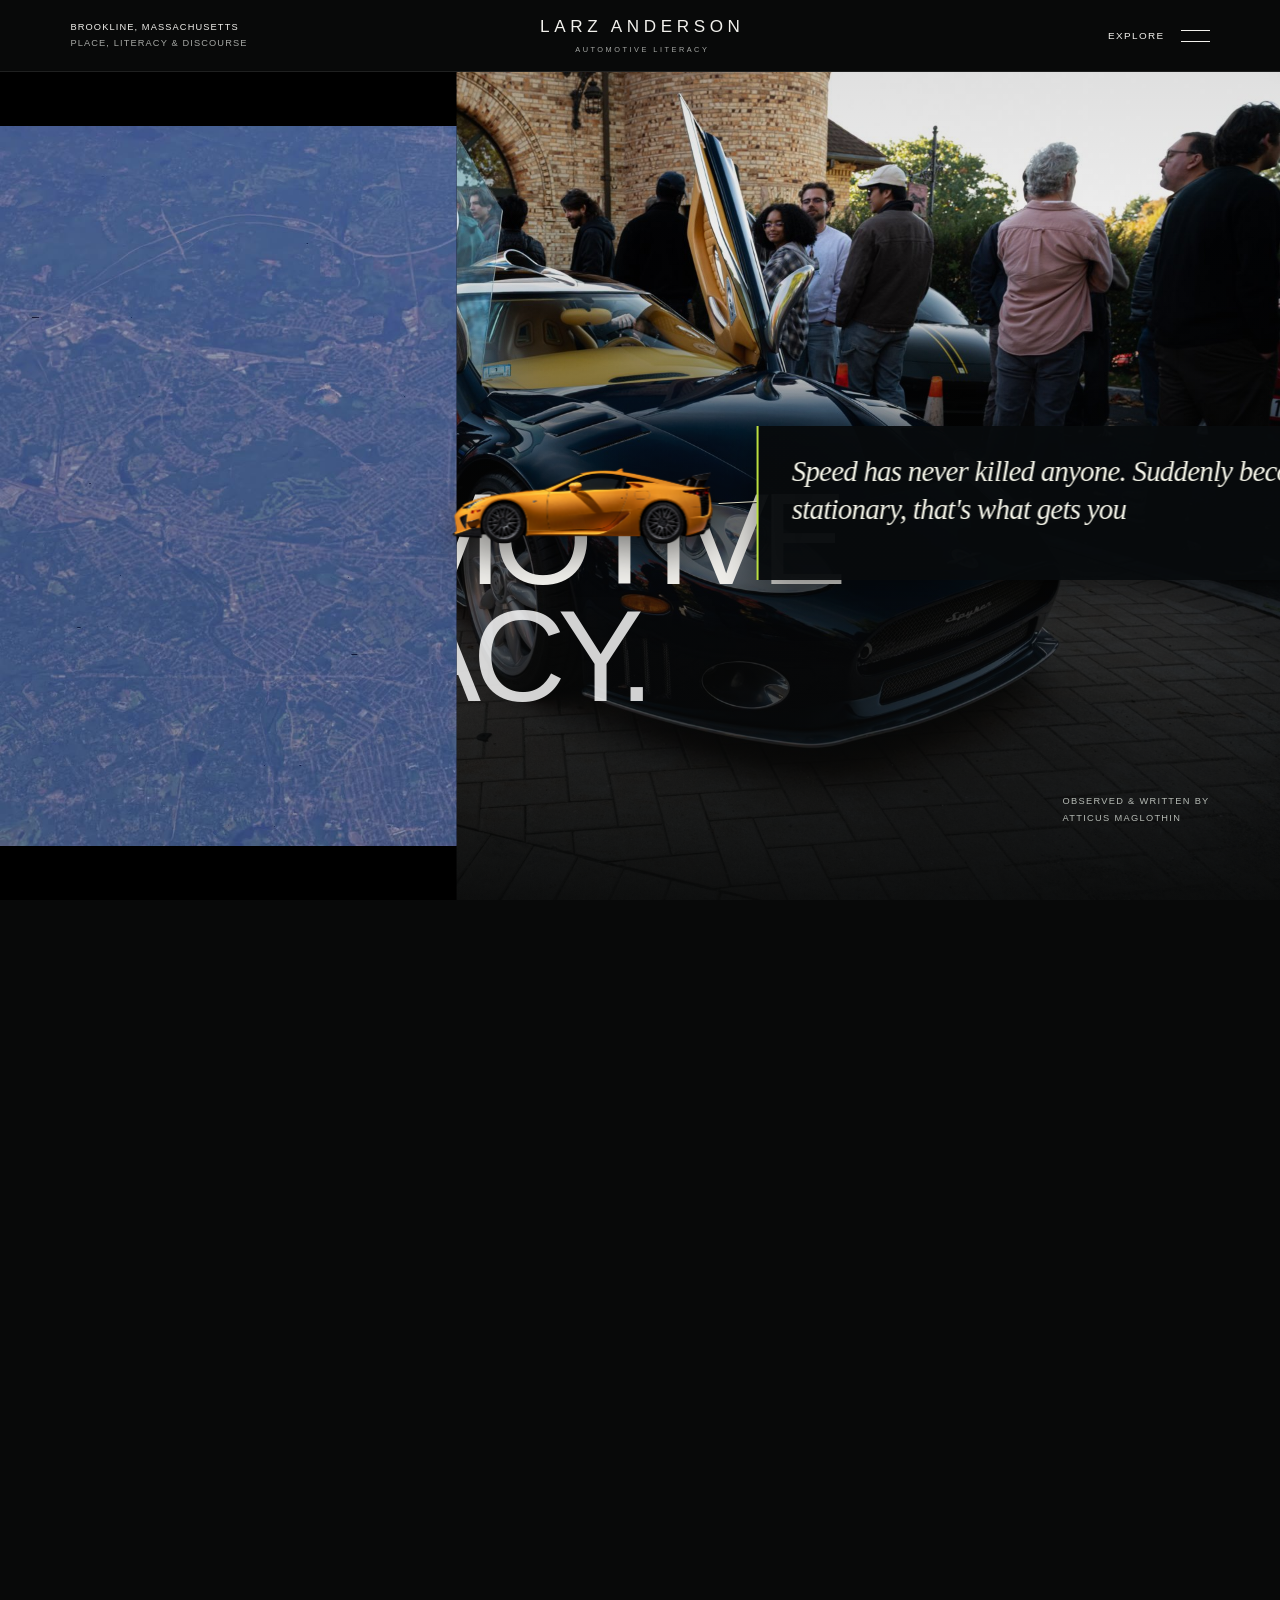
<file: index.html>
<!doctype html><html lang="en"><head><meta charset="utf-8"><meta name="viewport" content="width=device-width, initial-scale=1, viewport-fit=cover"><meta name="theme-color" content="#080909"><meta name="description" content="How Larz Anderson Auto Museum supports automotive literacies through preservation, written language, conversation, and participation."><title>Larz Anderson — Automotive Literacy and Discourse</title><link rel="stylesheet" href="styles.css?v=photo-placement-20261023"><script src="script.js?v=intro-rollback-20261014" defer></script><link rel="preload" href="assets/larz-poster.jpg" as="image"><script type="module" src="car-cursor.mjs?v=quote-trails-095-20261023"></script><script type="module" src="scroll-scenes.mjs?v=scenes-2"></script><script type="module" src="intro-drive.mjs?v=lfa-faster-20261023"></script></head><body><a class="skip-link" href="#mainContent">Skip to content</a>
<header class="site-header" id="siteHeader">
 <a class="header-location" href="#mainContent">Brookline, Massachusetts<span>Place, literacy &amp; discourse</span></a>
 <a class="site-title" href="#scrollSequence" aria-label="Larz Anderson — Introduction">LARZ ANDERSON<span>AUTOMOTIVE LITERACY</span></a>
 <button class="menu-toggle" id="menuToggle" type="button" aria-label="Open navigation" aria-expanded="false" aria-controls="siteNavigation"><span class="menu-word">Explore</span><span class="menu-lines" aria-hidden="true"><i></i><i></i></span></button>
 <nav class="site-navigation" id="siteNavigation" aria-label="Main navigation" hidden>
  <div class="navigation-heading"><p class="eyebrow">Literacy at Larz Anderson</p><p>A place to learn automotive culture.</p></div>
  <div class="navigation-links">
   <a href="#mainContent"><span>01</span>The argument<i>↗</i></a>
   <a href="#museum"><span>02</span>Museum &amp; history<i>↗</i></a>
   <a href="#analysis"><span>03</span>Language &amp; expertise<i>↗</i></a>
   <a href="#place"><span>04</span>Place &amp; participation<i>↗</i></a>
   <a href="fun-facts.html"><span>05</span>Estate connection<i>↗</i></a>
  </div><p class="navigation-credit">Atticus Maglothin / ENGL 1010 / Fall 2026</p>
 </nav>
</header>
<div class="loading-screen" id="loadingScreen" aria-live="polite"><p class="loading-name">LARZ ANDERSON</p><span class="loading-line"></span><p class="loading-label">Approaching a place of learning</p></div>
<section class="scroll-sequence" id="scrollSequence" aria-label="Aerial introduction">
 <div class="intro-stage"><video id="introVideo" class="intro-video" muted playsinline preload="metadata" poster="assets/larz-poster.jpg" aria-label="Aerial approach to the Larz Anderson Auto Museum"></video>
 <div class="intro-bottom"><div class="scroll-cue" id="scrollCue" aria-hidden="true"><span class="scroll-cue-line"></span>Scroll to explore</div></div>
 <div class="intro-progress" aria-hidden="true"><span id="introProgress"></span></div></div>
</section>
<main id="mainContent">
 <section class="project-hero" aria-labelledby="projectHeading">
  <button class="hero-photo-open" type="button" data-photo-view aria-haspopup="dialog" aria-label="Enlarge Spyker C8 · Cars &amp; Coffee"><img class="hero-image" fetchpriority="high" src="assets/cars-coffee/spyker.jpg" width="1920" height="1277" alt="A Spyker C8 with its doors raised outside Larz Anderson Auto Museum." loading="eager" decoding="async"></button>
  <div class="hero-shade"></div><div class="hero-content"><h1 id="projectHeading">AUTOMOTIVE<br><span>LITERACY.</span></h1><div class="hero-bottom"><p>Learning to read cars.<br><em>Learning to take part.</em></p><p class="hero-byline">Observed &amp; written by<br>Atticus Maglothin</p></div></div>
 </section>
 <section class="section-wrap introduction" id="reading" aria-labelledby="readingHeading">
  <div><h2 id="readingHeading" data-text-reveal>MORE THAN<br><em>MACHINES.</em></h2><figure class="project-photo introduction-photo"><button class="photo-open media-frame" data-reveal type="button" data-photo-view aria-haspopup="dialog" aria-label="Enlarge Spyker C8 · reading design details"><img src="assets/cars-coffee/spyker-detail.jpg" alt="The open door and tan cockpit of a Spyker C8, showing its steering wheel and interior details." width="1920" height="1277" loading="lazy" decoding="async"></button><figcaption>Spyker C8 · reading design details<span>Atticus Maglothin</span></figcaption></figure></div>
  <div class="prose "><p>During my October 10, 2026 visit to Larz Anderson Auto Museum, I moved between the original collection downstairs, the rotating exhibition upstairs, and Cars &amp; Coffee on the grounds. Outside, BMWs and Porsche 911s shared the setting with a Pagani Huayra and two Spykers. People gathered around particular cars, compared details, and discussed what owning them would involve. The museum brought together several ways of understanding cars: through their history, their design, the language surrounding them, and the experience of other visitors.</p><p>Literacy helps explain what was happening in those encounters. In <cite>What Is Literacy?</cite>, linguist James Paul Gee connects literacy to participation in secondary Discourses: socially recognizable ways of using language, thinking, and acting beyond our earliest home environment. A Discourse involves knowing how to take part in a group, including what its members notice and value. At the museum, identifying a car was one starting point. Explaining a detail, understanding a reference, or asking a useful question helped turn that recognition into participation.</p><p>Writing researcher Deborah Brandt adds another question in <cite>Sponsors of Literacy</cite>: who provides access to learning, on what terms, and with what benefit to themselves? She describes sponsors as people or institutions that enable and shape literacy while gaining something from it. Here, that sponsor is the present-day museum on the former Anderson estate. Larz Anderson himself is no longer alive. By preserving cars and hosting gatherings, the museum creates opportunities to develop automotive knowledge, while strengthening its own role as a place people return to for that exchange.</p></div>
 </section>
 <section class="chapter" id="museum" aria-labelledby="museumHeading">
  <div class="section-wrap"><header class="chapter-heading"><h2 id="museumHeading" data-text-reveal>READING<br><em>HISTORY.</em></h2></header></div>
  <div class="cinema-wide"><figure class="project-photo "><button class="photo-open media-frame" data-reveal type="button" data-photo-view aria-haspopup="dialog" aria-label="Enlarge Ford GT · interpreting the rotating exhibition"><img src="assets/cars-coffee/gt40.jpg" alt="A white and blue Ford GT beside a blue Ferrari in the rotating exhibition." width="1920" height="1277" loading="lazy" decoding="async"></button><figcaption>Ford GT · interpreting the rotating exhibition<span>Atticus Maglothin</span></figcaption></figure></div>
  <div class="section-wrap split-story"><div class="portrait-column"><figure class="project-photo portrait"><button class="photo-open media-frame" data-reveal type="button" data-photo-view aria-haspopup="dialog" aria-label="Enlarge The original collection · reading design and an old Massachusetts plate"><img src="assets/cars-coffee/collection.jpg" alt="An early automobile with brass lamps and a plate marked MASS 1919 in the basement collection." width="1277" height="1920" loading="lazy" decoding="async"></button><figcaption>The original collection · reading design and an old Massachusetts plate<span>Atticus Maglothin</span></figcaption></figure></div><div class="prose "><p>Downstairs, the original collection made earlier approaches to transportation available for close examination. The early automobiles featured details such as brass lamps, tall passenger compartments, and narrow tires. Upstairs, the rotating exhibition offered a different set of shapes and proportions, including the low Ford GT and the angular white Lamborghini Countach. Moving between the floors allowed me to compare visible design choices rather than treat automotive development as a list of dates.</p><p>Preserving these cars keeps evidence of engineering, design, and use available to later visitors. Their value extends beyond their utility or rarity to the stories they carry about the people who designed, owned, and used them. Across the collection, changes in materials, proportions, and features offer ways to read changing expectations about comfort, speed, appearance, and status. A car becomes a vessel for cultural memory, preserving traces of what people valued and how they imagined their place in the world. Seen across time, these vehicles connect technological developments with changes in taste and everyday life. Their significance therefore extends beyond transportation: they give visitors something tangible through which to interpret the past. By maintaining and displaying them together, the museum keeps those stories available for new generations to examine, question, and discuss.</p><p>Written language also contributes to that reading. In my collection photograph, the old plate includes the abbreviation MASS and the year 1919. Those marks give a visitor something specific to interpret alongside the car's physical features; the plate's date alone does not establish the vehicle's model year. Across the Countach's windshield, the words European Motorsports add another reference beyond the manufacturer's identity. The lettering brings an automotive business name into the display. A visitor can read those words without already knowing the car's technical history, then use them as a starting point for questions.</p><p>This helps clarify what I mean by recognizing cars through their appearance. It involves connecting details such as a badge, body shape, or door design with a model and what I already know about it. Outside, groups gathering around the Pagani and Spykers made their significance visible in another way. Someone unfamiliar with those manufacturers could see that other visitors found the cars unusual, then listen or ask why. References, design details, and other people's responses offered different routes into understanding the same object.</p></div></div>
  <div class="section-wrap offset-gallery"><figure class="project-photo wide-car"><button class="photo-open media-frame" data-reveal type="button" data-photo-view aria-haspopup="dialog" aria-label="Enlarge Lamborghini Countach"><img src="assets/cars-coffee/countach.jpg" alt="A white Lamborghini Countach with a rear wing and European Motorsports windshield lettering inside the museum." width="1920" height="1200" loading="lazy" decoding="async"></button><figcaption>Lamborghini Countach · a rear wing and European Motorsports windshield lettering<span>Atticus Maglothin</span></figcaption></figure><p class="image-note">Preserved objects.<br><em>New interpretations.</em></p></div>
 </section>
 <section class="chapter chapter-tonal" id="analysis" aria-labelledby="analysisHeading"><div class="section-wrap">
  <header class="chapter-heading"><h2 id="analysisHeading" data-text-reveal>A SHARED<br><em>LANGUAGE.</em></h2></header>
  <div class="split-story discourse-story"><div class="prose "><p>Huayra, MC20, 720S, and SLR can sound like unrelated names and codes to someone new to the setting. They refer here to models made by Pagani, Maserati, McLaren, and Mercedes-Benz with McLaren. Enthusiasts can use those short references without repeating each manufacturer's full name. That shorthand makes conversation efficient among people who share the background, but a newcomer may need the reference explained before the discussion becomes accessible.</p><p>There is a difference between recognizing that vocabulary and using it to explain something. A wing, for example, might appear to someone unfamiliar with a car's history to be an aerodynamic device or simply a design element. On the Countach, however, that feature also carries a story about customer demand and vehicle approval. Wings were fitted separately after cars left the production line, allowing Lamborghini to offer the addition without putting the changed specification through a new approval process. Knowing that background gives someone more to contribute than identifying the part or describing its appearance. During a conversation about the Countach, another visitor mentioned that he had not realized they could have wings. I shared the background I knew about their separate installation. What looked like a design detail became an opening into the car's production history and a conversation between people with different knowledge.</p><p>My background knowledge became socially useful at that moment. It gave me something relevant to offer a person I did not know, while his uncertainty gave the conversation a direction. The exchange fits Gee's account of Discourse because participation involved connecting an object, an explanation, and another person's interest. Remembering a fact alone would not have created that interaction. Using it in response to what someone else noticed did.</p><p>Tony Mirabelli examines this relationship between words and situations in <cite>Learning to Serve: The Language and Literacy of Food Service Workers</cite>. Studying restaurant workers, he shows that reading a menu involves knowing how dishes are prepared and how to respond to particular customers. Familiarity with the words on the page is only part of the work. The museum is a different setting, but his analysis helps explain why automotive literacy also extends beyond jargon. Explaining a wing to an unfamiliar visitor requires choosing the background that makes the detail meaningful to that person.</p><p>A tourist who cannot identify the MC20 is therefore unfamiliar with one set of references, rather than without literacy. They may bring knowledge of photography, design, history, or another language that changes what they notice. A question can make room for that knowledge and invite an enthusiast to explain their own. The Countach conversation shows how unequal familiarity can support an exchange. It can also become a barrier if experienced visitors assume everyone already understands their shorthand. Access to the cars does not automatically provide access to every conversation around them.</p></div><figure class="project-photo "><button class="photo-open media-frame" data-reveal type="button" data-photo-view aria-haspopup="dialog" aria-label="Enlarge Pagani Huayra · recognition and attention"><img src="assets/cars-coffee/pagani.jpg" alt="The side and front wheel of a blue Pagani Huayra, with visitors gathered behind it." width="1920" height="1277" loading="lazy" decoding="async"></button><figcaption>Pagani Huayra · recognition and attention<span>Atticus Maglothin</span></figcaption></figure></div>
  <div class="split-story story-gap"><figure class="project-photo "><button class="photo-open media-frame" data-reveal type="button" data-photo-view aria-haspopup="dialog" aria-label="Enlarge Lamborghini Revuelto · visual literacy"><img src="assets/cars-coffee/revuelto.jpg" alt="The bronze wheel, orange brake caliper and sculpted bodywork of a Lamborghini Revuelto." width="1920" height="1277" loading="lazy" decoding="async"></button><figcaption>Lamborghini Revuelto · visual literacy<span>Atticus Maglothin</span></figcaption></figure><div><h3 data-text-reveal>The Knowledge<br>of Ownership</h3><div class="prose "><p>The conversations I overheard moved beyond model names into the practical experience of ownership. People discussed whether they would risk taking especially rare cars out and how owners avoided scratches when driving in Boston. These questions brought the cars into a familiar environment of streets, parking, and possible damage. Admiring the design and deciding whether to drive it through the city required different kinds of knowledge.</p><p>The Montana plates drew my attention for a similar reason. After recognizing one, I began looking for others. I already associated Montana registration with efforts to reduce the tax costs of owning expensive cars, so the plate meant more to me than the name of a distant state. Among the rarest and most expensive cars I looked at, most seemed to carry Montana plates. That was an impression from the vehicles I checked, rather than a systematic count, and a plate alone could not establish why an individual owner registered there.</p><p>My prior knowledge changed what I looked for and how I interpreted what I found. Someone without that background might read Montana simply as evidence of a car's connection to another state. I read it as a possible clue about the financial administration behind the display. Mirabelli's attention to language in context helps explain the difference: the same written reference can lead to different understandings depending on the knowledge a reader brings. At the museum, a small piece of literal text opened a question about ownership that the car's appearance could not answer.</p></div></div></div>
  <div class="detail-gallery detail-gallery-single"><figure class="project-photo "><button class="photo-open media-frame" data-reveal type="button" data-photo-view aria-haspopup="dialog" aria-label="Enlarge Pagani Huayra · interpreting engineering"><img src="assets/cars-coffee/pagani-detail.jpg" alt="Exposed structure and mechanical details under the open bodywork of a Pagani Huayra." width="1920" height="1277" loading="lazy" decoding="async"></button><figcaption>Pagani Huayra · interpreting engineering<span>Atticus Maglothin</span></figcaption></figure></div>
 </div></section>
 <section class="chapter" id="place" aria-labelledby="placeHeading"><div class="section-wrap">
  <header class="chapter-heading"><h2 id="placeHeading" data-text-reveal>PLACE &amp;<br><em>ACCESS.</em></h2></header>
  <div class="split-story place-story"><div><div class="prose "><p>The grounds also shaped what received attention. Lower on the hill, I encountered more familiar BMWs and Porsche 911s, with Corvettes and Chargers along the side slopes. Near the museum at the top, reserved spaces gave the rarest and most expensive cars a prominent setting. The Pagani and Spykers near the museum, together with the groups gathering around them, made the progression especially noticeable. Specific cars, their placement, and the attention they attracted supported my impression of a hierarchy.</p><p>That hierarchy did not make the other cars insignificant. It made some forms of significance easier to see. A newcomer could follow the movement uphill and the gathering crowds before understanding the models themselves. Someone with a particular interest in BMWs could find a different center of attention lower down. The setting helped communicate what was exceptional within this gathering, while visitors' backgrounds still shaped what mattered to them.</p><p>Brandt's account of sponsorship makes access part of this analysis. The museum supplied the grounds, collections, and event through which visitors could encounter cars and other people's expertise. Its <a href="https://www.larzanderson.org/event-details/cars-coffee-2026-10-10-08-30">listing for the October 10 gathering</a> offered complimentary museum admission and welcomed spectators. That opened participation to people who had no car to display. Yet access to conversation still depended partly on whether explanations were available. The museum could bring a newcomer close to a rare car; learning what its details meant also depended on signs, questions, and the people nearby.</p></div></div><figure class="project-photo portrait"><button class="photo-open media-frame" data-reveal type="button" data-photo-view aria-haspopup="dialog" aria-label="Enlarge BMW · participation beyond the rarest cars"><img src="assets/cars-coffee/bmw.jpg" alt="A red BMW parked on the grass with its hood open and trees behind it." width="1277" height="1920" loading="lazy" decoding="async"></button><figcaption>BMW · participation beyond the rarest cars<span>Atticus Maglothin</span></figcaption></figure></div>
  <div class="split-story story-gap"><figure class="project-photo "><button class="photo-open media-frame" data-reveal type="button" data-photo-view aria-haspopup="dialog" aria-label="Enlarge Jaguar · a setting for historical interpretation"><img src="assets/cars-coffee/jaguar.jpg" alt="A classic black Jaguar seen from the front inside the museum." width="1920" height="1277" loading="lazy" decoding="async"></button><figcaption>Jaguar · a setting for historical interpretation<span>Atticus Maglothin</span></figcaption></figure><div><h3 data-text-reveal>Making Room<br>for Exchange</h3><div class="prose "><p>The espresso bar stood near the entrance, close to the cars and the movement between the museum and its grounds. Its placement gave visitors a shared stopping point in the middle of the gathering. People could pause for coffee without leaving the setting where they were looking at cars. The museum's event listing identifies the provider as Espresso Dave. That arrangement placed a familiar everyday activity beside a more specialized interest.</p><p>This matters for Gee's distinction between acquisition and learning. He uses acquisition for developing familiarity through exposure and practice in meaningful settings, while learning involves conscious explanation and analysis. Coffee near the cars helped provide time and proximity for the first; a conversation explaining a feature could contribute to the second. The location created opportunities for those processes to meet, even though I could not assume that every person stopping for coffee was discussing cars.</p><p>The museum's sponsorship therefore included the conditions for exchange as well as its displayed collection. The bar near the entrance, the cars outside, and the exhibitions inside gave people connected reasons to remain in the same place. Visitors supplied the questions and explanations that could turn that proximity into participation. Hosting those encounters also supported the museum's own identity as a gathering place for automotive interest.</p></div></div></div>
  <div class="closing-statement"><h3 data-text-reveal>LEARNING<br>TOGETHER.</h3><div class="prose "><p>Learning together became clearest when I looked at specific moments from the visit. Beside the Countach, another visitor's unfamiliarity with the wing gave my background knowledge a use. Outside, recognizing one Montana plate changed how I examined the cars that followed. Around the Pagani and Spykers, other people's attention showed newcomers where there might be something worth investigating. Knowledge developed through different combinations of objects, written language, prior experience, and conversation.</p><p>The three readings help explain different parts of those moments. Gee shows why knowing how to participate matters alongside knowing facts. Mirabelli shows why interpreting words and responding to people depend on the situation. Brandt directs attention to the institution providing these opportunities and shaping their terms. Applied to the visit, their ideas explain how the museum supports automotive literacies through preservation and through the social activity surrounding its collections.</p><p>I arrived with enough background to recognize certain cars and contribute to a conversation, but that familiarity also shaped what I noticed first. Another visitor could begin with a photograph, a plate, or an unfamiliar feature and reach a different question. The museum's value as a place of literacy lies in making those starting points available for exchange. Its collections preserve objects people can return to, while its gatherings allow what one person knows to become useful to someone else.</p></div></div>
 </div></section>
 <a class="fact-teaser" href="fun-facts.html"><div><p class="teaser-title">HISTORY<br><em>IN PLACE.</em></p></div><span class="teaser-link">Explore the estate connection <i>↗</i></span></a>
 
</main>
<dialog class="photo-dialog" id="photoDialog" aria-labelledby="photoDialogCaption"><button class="photo-close" type="button" aria-label="Close enlarged photograph" autofocus>Close <span>×</span></button><figure><img id="photoDialogImage" alt=""><figcaption id="photoDialogCaption"></figcaption></figure></dialog>
<footer class="site-footer"><a class="footer-wordmark" href="#mainContent">LARZ ANDERSON<span>AUTOMOTIVE LITERACY</span></a><div><p>Analysis &amp; museum photography by Atticus Maglothin</p><p>ENGL 1010 · Literacies and Place · October 2026</p></div><a class="back-top" href="#scrollSequence">Return to the opening <span>↑</span></a></footer></body></html>
</file>
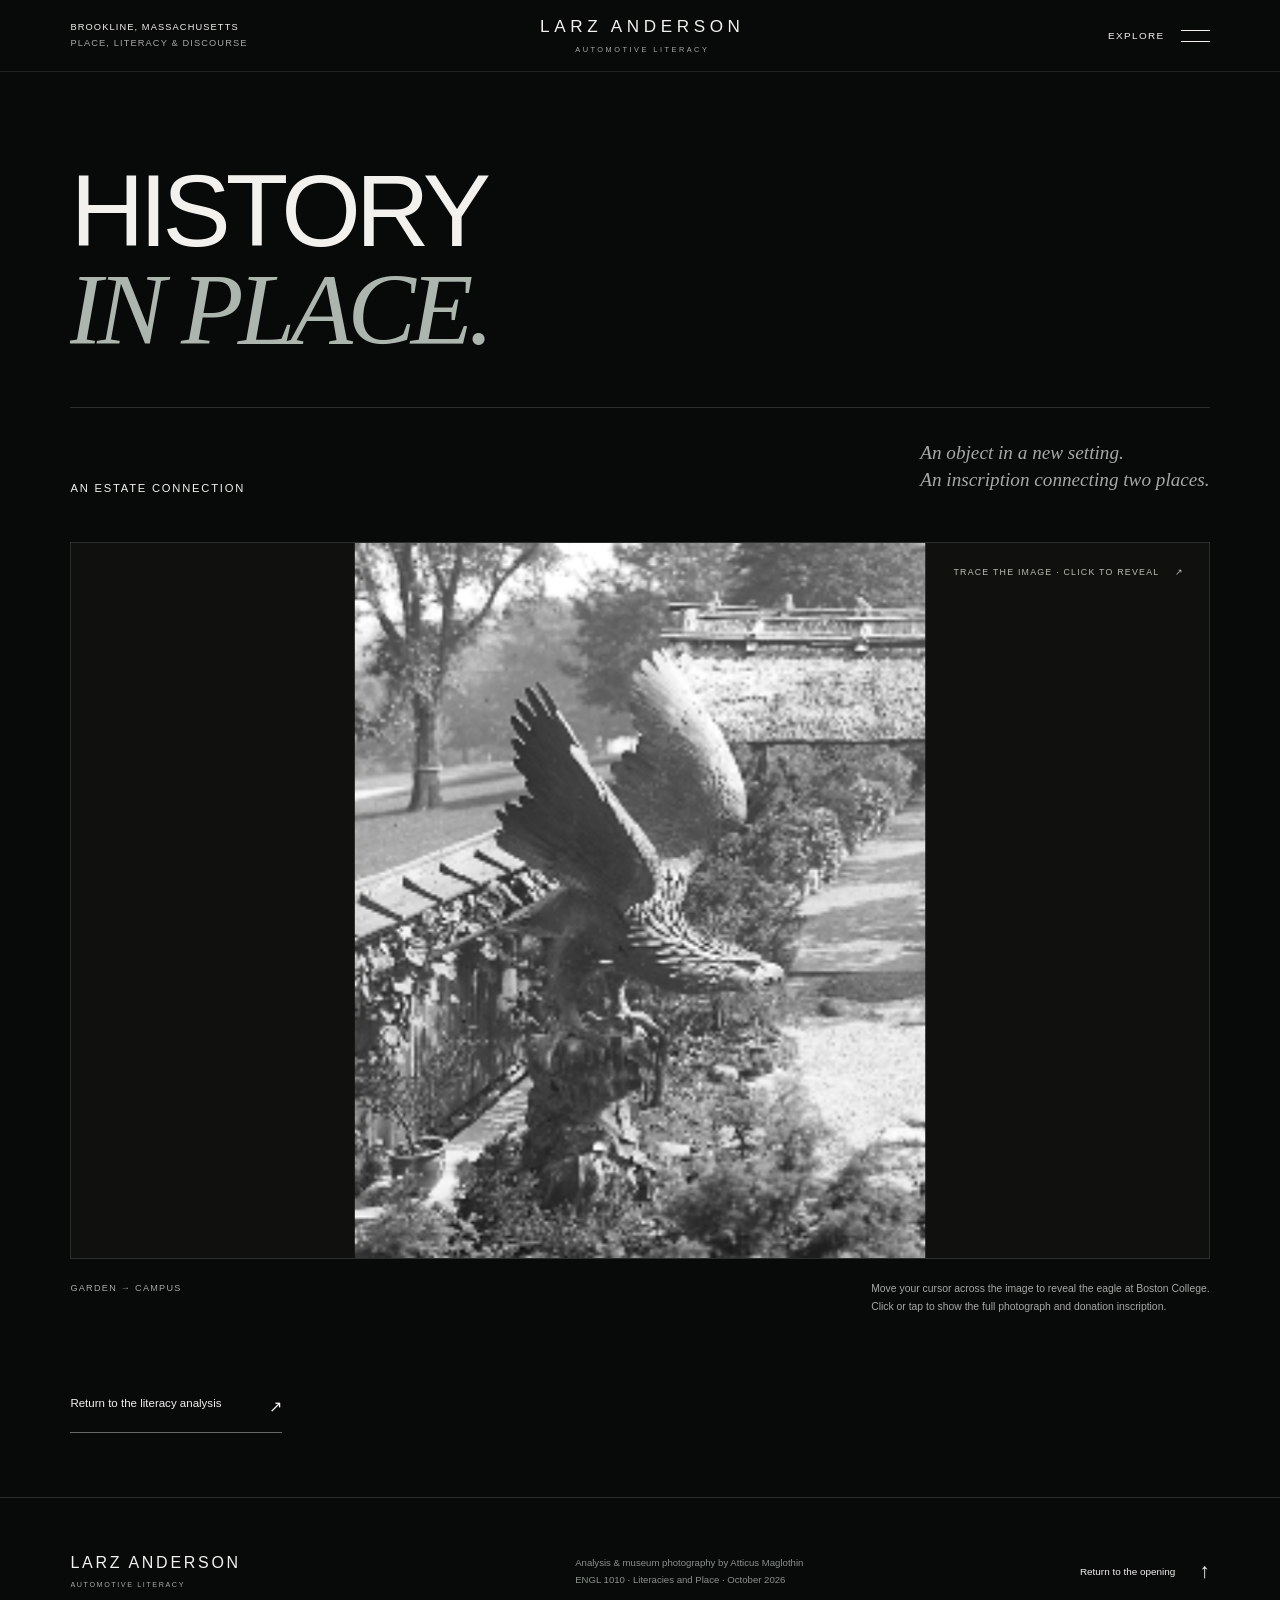
<file: fun-facts.html>
<!doctype html><html lang="en"><head><meta charset="utf-8"><meta name="viewport" content="width=device-width, initial-scale=1, viewport-fit=cover"><meta name="theme-color" content="#080909"><meta name="description" content="A donation inscription connects the Larz Anderson Estate and Boston College."><title>An Estate Connection — Larz Anderson</title><link rel="stylesheet" href="styles.css?v=photo-placement-20261023"><script src="script.js?v=discourse-20261013" defer></script><script type="module" src="fluid-reveal.js?v=liquid-size-20261013"></script><script type="module" src="car-cursor.mjs?v=quote-trails-095-20261023"></script><script type="module" src="scroll-scenes.mjs?v=scenes-1"></script></head><body class="facts-page"><a class="skip-link" href="#factsContent">Skip to content</a>
<header class="site-header" id="siteHeader">
 <a class="header-location" href="index.html#mainContent">Brookline, Massachusetts<span>Place, literacy &amp; discourse</span></a>
 <a class="site-title" href="index.html#scrollSequence" aria-label="Larz Anderson — Introduction">LARZ ANDERSON<span>AUTOMOTIVE LITERACY</span></a>
 <button class="menu-toggle" id="menuToggle" type="button" aria-label="Open navigation" aria-expanded="false" aria-controls="siteNavigation"><span class="menu-word">Explore</span><span class="menu-lines" aria-hidden="true"><i></i><i></i></span></button>
 <nav class="site-navigation" id="siteNavigation" aria-label="Main navigation" hidden>
  <div class="navigation-heading"><p class="eyebrow">Literacy at Larz Anderson</p><p>A place to learn automotive culture.</p></div>
  <div class="navigation-links">
   <a href="index.html#mainContent"><span>01</span>The argument<i>↗</i></a>
   <a href="index.html#museum"><span>02</span>Museum &amp; history<i>↗</i></a>
   <a href="index.html#analysis"><span>03</span>Language &amp; expertise<i>↗</i></a>
   <a href="index.html#place"><span>04</span>Place &amp; participation<i>↗</i></a>
   <a href="fun-facts.html"><span>05</span>Estate connection<i>↗</i></a>
  </div><p class="navigation-credit">Atticus Maglothin / ENGL 1010 / Fall 2026</p>
 </nav>
</header>
<main id="factsContent"><section class="section-wrap fact-introduction"><h1 data-text-reveal>HISTORY<br><em>IN PLACE.</em></h1><div class="fact-meta"><h2>An estate connection</h2><p>An object in a new setting.<br>An inscription connecting two places.</p></div></section>
<section class="section-wrap fact-stage" aria-label="Interactive eagle photograph"><button class="eagle-card" id="eagleReveal" type="button" aria-label="Reveal the Boston College eagle and its donation inscription: Donated by Larz Anderson Estate 1954" aria-pressed="false">
        <img class="eagle-base" src="assets/eagle-garden.jpg" alt="The eagle in the Andersons’ Japanese garden before its later setting at Boston College." width="201" height="252">
        <canvas class="eagle-canvas" aria-hidden="true"></canvas>
        <span class="eagle-hint">Trace the image · Click to reveal <span aria-hidden="true">↗</span></span>
        <span class="eagle-fallback-caption">Donated by Larz Anderson Estate <strong>1954</strong></span>
      </button><div class="fact-instruction"><span>Garden → Campus</span><p>Move your cursor across the image to reveal the eagle at Boston College.<br>Click or tap to show the full photograph and donation inscription.</p></div></section>
<div class="section-wrap fact-return"><a class="text-link" href="index.html#mainContent">Return to the literacy analysis <span>↗</span></a></div></main><footer class="site-footer"><a class="footer-wordmark" href="index.html#mainContent">LARZ ANDERSON<span>AUTOMOTIVE LITERACY</span></a><div><p>Analysis &amp; museum photography by Atticus Maglothin</p><p>ENGL 1010 · Literacies and Place · October 2026</p></div><a class="back-top" href="index.html#scrollSequence">Return to the opening <span>↑</span></a></footer></body></html>
</file>
<file: styles.css>
:root{--bg:#080909;--panel:#0e1011;--text:#f2f1ed;--muted:#a6a8a5;--line:#2b2e2e;--accent:#c1b399;--header-height:72px;--intro-scroll-length:580vh;--gutter:clamp(1.4rem,5.5vw,6rem);--ease:cubic-bezier(.2,.75,.2,1)}
.car-cursor-layer{position:fixed;inset:0;width:100vw;height:100vh;z-index:1000;pointer-events:none!important;user-select:none;contain:strict}.has-car-cursor,.has-car-cursor *{cursor:none!important}@media print{.car-cursor-layer{display:none!important}}
*{box-sizing:border-box}html{background:var(--bg);scroll-padding-top:calc(var(--header-height) + 22px)}body{margin:0;padding-top:var(--header-height);background:var(--bg);color:var(--text);font-family:"Helvetica Neue",Helvetica,Arial,sans-serif;-webkit-font-smoothing:antialiased}button,a{-webkit-tap-highlight-color:transparent}button{font:inherit}a{color:inherit;text-decoration:none}button{color:inherit}button,a,summary{touch-action:manipulation}a:focus-visible,button:focus-visible,summary:focus-visible{outline:1px solid var(--accent);outline-offset:7px}::selection{background:#c1b399;color:#080909}h1,h2,h3,p,figure{margin:0}em{font-family:Georgia,"Times New Roman",serif;font-weight:400}h1,h2,h3{font-weight:400}img{max-width:100%}.skip-link{position:fixed;z-index:200;top:-100px;left:1rem;padding:1rem;background:var(--text);color:var(--bg)}.skip-link:focus{top:1rem}
.site-header{position:fixed;inset:0 0 auto;height:var(--header-height);z-index:80;display:grid;grid-template-columns:1fr auto 1fr;align-items:center;padding:0 var(--gutter);border-bottom:1px solid #ffffff18;background:#080909;transition:background 250ms,border-color 250ms}.site-header.is-scrolled{background:#080909f2;backdrop-filter:blur(12px);border-color:#ffffff20}.header-location{justify-self:start;font-size:.58rem;letter-spacing:.12em;text-transform:uppercase;line-height:1.7}.header-location span{display:block;color:var(--muted)}.site-title{display:block;text-align:center;font-size:1.07rem;letter-spacing:.27em;font-weight:500;padding-left:.27em}.site-title span{display:block;margin-top:.45rem;font-size:.46rem;letter-spacing:.34em;color:var(--muted)}.menu-toggle{display:flex;align-items:center;gap:1rem;justify-self:end;background:none;border:0;padding:1rem 0 1rem 1rem;cursor:pointer}.menu-word{font-size:.62rem;letter-spacing:.14em;text-transform:uppercase}.menu-lines{width:29px;height:12px;display:flex;flex-direction:column;justify-content:space-between}.menu-lines i{display:block;width:100%;height:1px;background:var(--text);transition:transform 250ms}.menu-toggle[aria-expanded=true] .menu-lines i:first-child{transform:translateY(5.5px) rotate(45deg)}.menu-toggle[aria-expanded=true] .menu-lines i:last-child{transform:translateY(-5.5px) rotate(-45deg)}.menu-open{overflow:hidden}.site-navigation[hidden]{display:none}.site-navigation{position:fixed;top:var(--header-height);left:0;right:0;height:calc(100dvh - var(--header-height));background:#080909;display:grid;grid-template-columns:1fr 1.3fr;gap:4vw;align-content:center;padding:4vh var(--gutter);overflow:auto;animation:menuIn .35s var(--ease)}.navigation-heading>p:last-child{font:italic clamp(1.3rem,2.7vw,2.7rem)/1.3 Georgia,serif;max-width:10ch;margin-top:1.8rem;color:#b9b9b3}.navigation-links a{display:flex;align-items:baseline;gap:1.2rem;padding:clamp(.8rem,2.2vh,1.4rem) 0;border-bottom:1px solid var(--line);font-size:clamp(1.2rem,2.8vw,2.6rem);letter-spacing:-.035em;transition:color .2s}.navigation-links a>span{font:400 .58rem Arial,sans-serif;letter-spacing:.04em;color:var(--muted)}.navigation-links a i{font-size:1.1rem;margin-left:auto;font-style:normal;color:#888e8a;transition:transform .3s}.navigation-links a:hover{color:var(--accent)}.navigation-links a:hover i{transform:translate(4px,-4px)}.navigation-credit{grid-column:1/-1;font-size:.58rem;letter-spacing:.1em;text-transform:uppercase;color:var(--muted);margin-top:2rem}@keyframes menuIn{from{opacity:0;transform:translateY(-10px)}to{opacity:1;transform:none}}
.loading-screen{position:fixed;inset:0;z-index:90;background:#080909;display:flex;align-items:center;justify-content:center;flex-direction:column;transition:opacity .45s,visibility .45s}.loading-screen.is-hidden{opacity:0;visibility:hidden;pointer-events:none}.loading-name{font-size:clamp(1rem,2.4vw,1.8rem);letter-spacing:.3em}.loading-label{font-size:.5rem;letter-spacing:.25em;text-transform:uppercase;color:var(--muted)}.loading-line{width:100px;height:1px;margin:2rem 0;background:#333;position:relative;overflow:hidden}.loading-line:after{content:"";position:absolute;inset:0;background:#ddd;animation:loadLine 1.5s infinite cubic-bezier(.4,0,.2,1)}@keyframes loadLine{from{transform:translateX(-101%)}to{transform:translateX(101%)}}
.scroll-sequence{height:var(--intro-scroll-length);background:#000}.intro-stage{position:sticky;top:var(--header-height);height:calc(100svh - var(--header-height));overflow:hidden}.intro-video{width:100%;height:100%;object-fit:contain;background:#000;pointer-events:none}.intro-bottom{position:absolute;inset:auto var(--gutter) 2.5rem;display:flex;align-items:center;justify-content:space-between;gap:1rem}.scroll-cue{display:flex;align-items:center;gap:1rem;font-size:.58rem;text-transform:uppercase;letter-spacing:.14em;text-shadow:0 1px 8px #000}.scroll-cue{transition:opacity .3s}.scroll-cue.is-hidden{opacity:0}.scroll-cue-line{display:block;width:1px;height:40px;background:linear-gradient(#fff,#ffffff20)}.intro-progress{position:absolute;bottom:0;left:0;right:0;height:2px;background:#ffffff16}.intro-progress span{display:block;height:100%;transform:scaleX(0);transform-origin:left;background:var(--accent)}.intro-unavailable{height:calc(100svh - var(--header-height))}
main{position:relative;background:var(--bg)}.project-hero{min-height:760px;height:calc(100svh + 60px);max-height:1100px;position:relative;display:flex;align-items:flex-end;isolation:isolate;overflow:hidden}.hero-photo-open{position:absolute;inset:0;z-index:-2;display:block;width:100%;height:100%;padding:0;border:0;border-radius:0;background:none;cursor:zoom-in}.hero-photo-open:focus-visible{outline-offset:-8px}.hero-image{position:absolute;inset:0;width:100%;height:100%;object-fit:cover;object-position:center 43%;z-index:-2}.hero-shade{pointer-events:none;position:absolute;inset:0;z-index:-1;background:linear-gradient(180deg,#08090920 0%,#08090910 20%,#08090990 54%,#080909f0 100%)}.hero-content{pointer-events:none;width:100%;padding:6rem var(--gutter) 4.5rem}.eyebrow{font-size:.61rem;line-height:1.7;letter-spacing:.17em;text-transform:uppercase;color:var(--accent)}.hero-content>.eyebrow{color:#deded7}.hero-content h1{font-size:clamp(4rem,10.1vw,10rem);line-height:.91;letter-spacing:-.065em;font-weight:400;margin-top:2.6rem}.hero-content h1>span{color:#ffffffd1}.hero-bottom{display:flex;justify-content:space-between;align-items:flex-end;margin-top:2.6rem;gap:2rem}.hero-bottom>p:first-child{font-size:clamp(1.1rem,1.9vw,1.7rem);line-height:1.45;letter-spacing:-.015em}.hero-bottom em{color:#c4c5bd}.hero-byline{font-size:.58rem;letter-spacing:.14em;text-transform:uppercase;line-height:1.9;color:#b6bbb5}.chapter-nav{display:grid;grid-template-columns:repeat(4,1fr);margin:0 var(--gutter);border-bottom:1px solid var(--line)}.chapter-nav a{position:relative;display:flex;align-items:center;gap:1.1rem;padding:1.9rem .7rem;font-size:.69rem;color:var(--muted)}.chapter-nav a>span{font-size:.52rem;color:var(--accent)}.chapter-nav a:after{content:"";position:absolute;bottom:-1px;height:1px;background:var(--text);left:0;width:100%;transform:scaleX(0);transform-origin:left;transition:transform .3s}.chapter-nav a:hover:after,.chapter-nav a[aria-current]:after{transform:scaleX(1)}.chapter-nav a:hover,.chapter-nav a[aria-current]{color:var(--text)}
.section-wrap{max-width:1600px;width:100%;margin-inline:auto;padding-inline:var(--gutter)}.introduction{display:grid;grid-template-columns:1fr 1fr;gap:8vw;padding-block:clamp(6rem,11vw,11rem)}.introduction h2{font-size:clamp(2.5rem,4.6vw,4.7rem);line-height:1.03;letter-spacing:-.045em;margin-top:2rem}.introduction h2 em{letter-spacing:-.065em;color:#b8bcb6}.prose{font-size:clamp(.97rem,1.08vw,1.07rem);line-height:1.9;color:#bdc1bc;max-width:68ch}.prose p{margin-bottom:1.7rem}.prose p:last-child{margin-bottom:0}.prose a{text-decoration:underline;text-underline-offset:.2em}.chapter{padding-block:clamp(4rem,7vw,7rem);border-top:1px solid var(--line);overflow:clip}.chapter-heading{margin-bottom:clamp(3rem,6vw,6rem)}.chapter-heading .eyebrow span{display:inline-block;margin-right:1rem;color:#f2f1ed}.chapter-heading h2{margin-top:2rem;font-size:clamp(3.5rem,7.5vw,7.6rem);line-height:.94;letter-spacing:-.05em}.chapter-heading h2 em{letter-spacing:-.07em;color:#b4b9b2}.chapter-tonal{background:#0e1011}.cinema-wide{padding:0 2vw}.cinema-wide .photo-open{aspect-ratio:2/1}.cinema-wide .photo-open img{width:100%;height:100%;object-fit:cover;object-position:center 45%}.cinema-wide figcaption{padding-inline:3.5vw}.split-story{display:grid;grid-template-columns:minmax(0,1fr) minmax(0,1fr);gap:clamp(2.5rem,7vw,7rem);align-items:start;margin-top:clamp(4rem,7vw,7rem)}.split-story>.project-photo,.split-story>.portrait-column{position:sticky;top:120px}.portrait-column{width:78%;margin-inline:auto}.portrait img{max-height:740px;object-fit:contain;width:100%;background:#090a0a}.offset-gallery{display:grid;grid-template-columns:1.6fr 1fr;align-items:end;gap:8vw;margin-top:clamp(5rem,9vw,9rem)}.image-note{font-size:clamp(1.2rem,2.6vw,2.5rem);letter-spacing:-.03em;line-height:1.4;padding-bottom:2rem}.image-note em{color:var(--muted)}.discourse-story{margin-top:0}.story-gap{margin-top:clamp(6rem,10vw,10rem)}.split-story h3{margin:1.8rem 0 2.1rem;font-size:clamp(1.8rem,3.4vw,3.3rem);line-height:1.09;letter-spacing:-.04em}.detail-gallery{display:grid;grid-template-columns:1fr 1fr;gap:2rem;margin-top:clamp(5rem,9vw,9rem)}.detail-gallery>.project-photo:nth-child(2){padding-top:8rem}.place-story{margin-top:0}.place-story>.portrait{width:75%;margin-left:auto}.closing-statement{margin-top:clamp(6rem,11vw,11rem);padding-top:clamp(4rem,7vw,7rem);border-top:1px solid var(--line);text-align:center}.closing-statement h3{font-size:clamp(2.5rem,6vw,6rem);line-height:1.03;letter-spacing:-.045em;margin-top:2rem}.closing-statement .prose{margin:3.5rem auto 0;text-align:left;max-width:76ch}
.project-photo{margin:0;min-width:0}.photo-open{display:block;position:relative;width:100%;padding:0;border:0;border-radius:0;background:#16191a;overflow:hidden;cursor:zoom-in;text-align:left}.photo-open img{display:block;width:100%;height:auto;transform:scale(1);transition:transform 1.1s var(--ease)}.photo-open:hover img{transform:scale(1.025)}.project-photo figcaption{display:flex;justify-content:space-between;gap:1rem;margin-top:1rem;color:#a8ada7;font-size:.57rem;line-height:1.7;letter-spacing:.04em}.project-photo figcaption span{color:#777e77;white-space:nowrap}.media-frame.is-pending{clip-path:inset(0 100% 0 0)}.media-frame.is-pending img{transform:scale(1.07)}.media-frame.is-revealed{animation:imageWipe 950ms var(--ease) both}.media-frame.is-revealed img{animation:imageSettle 1.45s var(--ease) backwards}[data-text-reveal].is-pending{opacity:0;transform:translateY(24px)}[data-text-reveal].is-revealed{animation:textEnter .8s var(--ease) both}@keyframes imageWipe{from{clip-path:inset(0 100% 0 0)}to{clip-path:inset(0 0 0 0)}}@keyframes imageSettle{from{transform:scale(1.07)}to{transform:scale(1)}}@keyframes textEnter{from{opacity:0;transform:translateY(24px)}to{opacity:1;transform:translateY(0)}}
.fact-teaser{display:flex;justify-content:space-between;align-items:flex-end;gap:3rem;padding:clamp(5rem,9vw,9rem) var(--gutter);background:linear-gradient(110deg,#171b1d,#0a0b0c);border-block:1px solid #ffffff1c;overflow:hidden}.teaser-title{font-size:clamp(3rem,6vw,6rem);line-height:.98;letter-spacing:-.05em;margin-top:2rem}.teaser-title em{color:#aeb7b2;transition:color .3s}.teaser-link{display:flex;align-items:center;gap:2rem;white-space:nowrap;font-size:.65rem;letter-spacing:.08em;padding-bottom:.8rem;border-bottom:1px solid #777e77}.teaser-link i{font:normal 1.6rem Arial;transition:transform .3s}.fact-teaser:hover i{transform:translate(4px,-4px)}.fact-teaser:hover em{color:var(--text)}.project-about{display:grid;grid-template-columns:1fr 1fr;gap:8vw;padding-block:clamp(5rem,8vw,8rem)}.project-about h2{margin-top:1.7rem;font-size:clamp(2rem,3.6vw,3.5rem);line-height:1.1;letter-spacing:-.04em}.photo-credit{margin-top:2rem;color:#7f8881;font-size:.65rem;line-height:1.8}.sources-section{padding-bottom:6rem}.sources-disclosure{margin-top:1rem;border-block:1px solid var(--line)}.sources-disclosure summary{display:flex;align-items:center;justify-content:space-between;list-style:none;cursor:pointer;padding:2rem 0}.sources-disclosure summary::-webkit-details-marker{display:none}.sources-disclosure h2{font-size:clamp(1.8rem,2.9vw,2.6rem);letter-spacing:-.035em}.disclosure-icon{font-size:1.8rem;color:var(--muted);font-weight:200;transition:transform .25s}.sources-disclosure[open] .disclosure-icon{transform:rotate(45deg)}.works-cited{list-style:none;max-width:95ch;padding:0 0 2rem;margin:0;display:grid;gap:1.5rem;font-size:.83rem;line-height:1.85;color:var(--muted)}.works-cited li{padding-left:1.3rem;text-indent:-1.3rem;overflow-wrap:anywhere}.works-cited a{color:#c1b399;text-decoration:underline;text-underline-offset:.2em}.site-footer{display:grid;grid-template-columns:1fr 1fr auto;align-items:center;gap:3rem;border-top:1px solid var(--line);padding:3.5rem var(--gutter)}.footer-wordmark{font-size:1rem;letter-spacing:.17em}.footer-wordmark span{display:block;font-size:.45rem;margin-top:.5rem;color:var(--muted);letter-spacing:.22em}.site-footer p{font-size:.6rem;color:#8a928b;line-height:1.8}.back-top{font-size:.62rem;display:flex;align-items:center;gap:1.5rem}.back-top span{font-size:1.3rem}.photo-viewing{overflow:hidden}.photo-dialog{width:min(1500px,96vw);max-width:none;max-height:96svh;padding:4rem 2rem 1.5rem;background:#080909;color:var(--text);border:1px solid #ffffff30}.photo-dialog:not([open]){display:none}.photo-dialog::backdrop{background:#000e;backdrop-filter:blur(6px)}.photo-dialog figure{margin:0}.photo-dialog img{display:block;width:100%;height:76svh;object-fit:contain}.photo-dialog figcaption{font-size:.68rem;color:var(--muted);margin-top:1rem;line-height:1.6}.photo-close{position:absolute;top:.5rem;right:1rem;display:flex;gap:1.5rem;align-items:center;background:none;border:0;padding:.6rem;font-size:.6rem;text-transform:uppercase;letter-spacing:.1em;cursor:pointer}.photo-close span{font-size:1.7rem}
.fact-introduction{padding-top:clamp(4rem,7vw,7rem);padding-bottom:3rem}.fact-introduction h1{font-size:clamp(3.5rem,8vw,8rem);line-height:.96;letter-spacing:-.05em;margin-top:2rem}.fact-introduction h1 em{color:#adb6ae}.fact-meta{display:flex;justify-content:space-between;gap:2rem;align-items:end;margin-top:3rem;border-top:1px solid var(--line);padding-top:2rem}.fact-meta h2{font-size:.7rem;letter-spacing:.16em;text-transform:uppercase}.fact-meta>p{font:italic 1.2rem/1.4 Georgia,serif;color:var(--muted)}.eagle-card{position:relative;width:100%;height:clamp(440px,56vw,780px);display:block;overflow:hidden;padding:0;border:1px solid var(--line);border-radius:0;background:#10110f;color:var(--text);cursor:crosshair;touch-action:pan-y;user-select:none;-webkit-user-select:none}.eagle-base,.eagle-canvas{position:absolute;inset:0;width:100%;height:100%}.eagle-base{object-fit:contain;filter:grayscale(1);pointer-events:none}.eagle-canvas{pointer-events:none}.eagle-hint{position:absolute;top:1.5rem;right:1.5rem;display:flex;gap:1rem;font-size:.55rem;letter-spacing:.14em;text-transform:uppercase;color:#bbbdb2;pointer-events:none;transition:opacity .2s}.eagle-card:hover .eagle-hint,.eagle-card.is-revealed .eagle-hint{opacity:0}.eagle-fallback-caption{display:none}.eagle-card.has-image-error .eagle-fallback-caption{display:block;position:absolute;bottom:2rem;width:100%;text-align:center;font:1.5rem Georgia,serif}.eagle-fallback-caption strong{display:block;font-size:3rem;font-weight:400}.fact-instruction{display:flex;justify-content:space-between;gap:2rem;margin-top:1.3rem;color:var(--muted);font-size:.65rem;line-height:1.8}.fact-instruction>span{font-size:.57rem;letter-spacing:.14em;text-transform:uppercase}.fact-return{padding-block:4rem}.text-link{display:inline-flex;gap:3rem;font-size:.72rem;padding:1rem 0;border-bottom:1px solid #666}.text-link span{font-size:1rem}
@media(min-width:1700px){.hero-content{max-width:1700px;margin:auto}.fact-teaser{padding-inline:max(var(--gutter),calc((100vw - 1420px)/2))}}
@media(max-width:1000px){.header-location{font-size:.48rem}.site-title{font-size:.85rem}.split-story{gap:3rem}.portrait-column{width:90%}.site-footer{grid-template-columns:1fr 1fr}.back-top{grid-column:1/-1}.navigation-heading{display:none}.site-navigation{grid-template-columns:1fr}.navigation-links{max-width:750px;width:100%;margin:auto}}
@media(max-width:760px){:root{--header-height:64px;--intro-scroll-length:480vh;--gutter:1.4rem}html{scroll-padding-top:calc(var(--header-height) + 18px)}.site-header{grid-template-columns:1fr auto;padding-inline:1.3rem}.header-location{display:none}.site-title{text-align:left;justify-self:start;font-size:.81rem;letter-spacing:.18em;padding:0}.site-title span{font-size:.39rem;letter-spacing:.22em}.menu-word{display:none}.menu-toggle{padding:1rem}.menu-lines{width:24px}.site-navigation{padding:1.5rem var(--gutter)}.navigation-links a{font-size:1.55rem;padding:1.1rem 0}.navigation-credit{font-size:.5rem;margin-top:1rem}.intro-bottom{bottom:1.6rem;gap:.7rem}.scroll-cue{font-size:.48rem;letter-spacing:.08em;gap:.7rem}.scroll-cue-line{height:25px}.project-hero{min-height:650px;max-height:850px;height:90svh}.hero-image{object-position:49% center}.hero-content{padding:4rem var(--gutter) 2.8rem}.hero-content>.eyebrow{font-size:.47rem;letter-spacing:.09em}.hero-content h1{font-size:clamp(2.5rem,11.7vw,5.5rem);margin-top:1.8rem;letter-spacing:-.055em}.hero-bottom{align-items:start;flex-direction:column;gap:1.5rem;margin-top:1.9rem}.hero-bottom>p:first-child{font-size:1.15rem}.hero-byline{font-size:.46rem;line-height:1.7}.chapter-nav{grid-template-columns:1fr 1fr}.chapter-nav a{padding:1.2rem .2rem;font-size:.6rem;gap:.8rem;border-bottom:1px solid var(--line)}.chapter-nav a:after{bottom:0}.chapter-nav{border-bottom:0}.introduction,.split-story,.project-about{grid-template-columns:1fr;gap:2.5rem}.introduction{padding-block:5rem}.introduction h2{font-size:clamp(2.6rem,10vw,3.1rem)}.prose{font-size:.97rem;line-height:1.85}.chapter-heading h2{font-size:clamp(2.5rem,11.6vw,5.5rem)}.chapter-heading{margin-bottom:3rem}.eyebrow{font-size:.51rem;letter-spacing:.12em}.chapter{padding-block:4rem}.cinema-wide{padding-inline:0}.cinema-wide .photo-open{aspect-ratio:1.3/1}.cinema-wide figcaption{padding-inline:var(--gutter)}.split-story{margin-top:3rem}.split-story>.project-photo,.split-story>.portrait-column{position:static}.split-story>.portrait-column{order:2;width:82%;max-width:370px}.portrait img{max-height:540px}.offset-gallery{grid-template-columns:1fr;gap:2rem;margin-top:4rem}.image-note{font-size:1.8rem;padding:0}.discourse-story{margin-top:0}.story-gap{margin-top:5rem}.story-gap>.project-photo{order:2}.detail-gallery{grid-template-columns:1fr;gap:2.5rem;margin-top:4rem}.detail-gallery>.project-photo:nth-child(2){padding-top:0}.place-story>.portrait{width:82%;margin:auto;max-width:370px}.project-photo figcaption{font-size:.52rem;gap:.5rem}.project-photo figcaption span{font-size:.45rem}.closing-statement{margin-top:5rem;padding-top:4rem}.closing-statement h3{font-size:2.8rem}.closing-statement .prose{margin-top:2.5rem}.fact-teaser{align-items:start;flex-direction:column;padding-block:4.5rem;gap:2.5rem}.teaser-title{font-size:3.4rem}.teaser-link{font-size:.6rem}.project-about{padding-block:4.5rem}.sources-section{padding-bottom:4rem}.works-cited{font-size:.77rem}.site-footer{grid-template-columns:1fr;gap:2rem;padding-block:3rem}.photo-dialog{width:100vw;max-height:100svh;padding:4rem .7rem 1rem}.photo-dialog img{height:70svh}.fact-introduction{padding-top:4rem}.fact-introduction h1{font-size:clamp(3rem,12vw,5.2rem)}.fact-meta{align-items:start;flex-direction:column;gap:1.2rem;margin-top:2rem}.fact-meta>p{font-size:1rem}.eagle-card{height:470px;cursor:pointer}.eagle-hint{font-size:0;right:1rem;top:1rem}.eagle-hint:before{content:'Tap to reveal';font-size:.5rem}.eagle-hint>span{display:none}.fact-instruction{flex-direction:column;gap:.7rem}.fact-instruction p{font-size:.6rem}}
@media(prefers-reduced-motion:reduce){:root{--intro-scroll-length:calc(100svh - var(--header-height))}*,*:before,*:after{animation:none!important;transition:none!important;scroll-behavior:auto!important}.scroll-cue,.intro-progress{display:none}.intro-bottom{justify-content:flex-end}.media-frame.is-pending,[data-text-reveal].is-pending{clip-path:none;opacity:1;transform:none}.media-frame img,.photo-open:hover img{transform:none}.eagle-hint{font-size:0}.eagle-hint:before{content:'Select to reveal';font-size:.55rem}}
@media print{body{padding-top:0}.site-header,.scroll-sequence,.chapter-nav,.fact-teaser,.site-footer,.photo-dialog,.skip-link{display:none!important}body,main,.chapter-tonal{background:#fff;color:#000}.project-hero{height:auto;min-height:0;padding:2rem 0}.hero-image,.hero-shade{display:none}.hero-content{padding:0}.hero-content h1,.hero-content h1>span{font-size:40pt;color:#000}.prose,.eyebrow,.hero-bottom em,.hero-byline{color:#333}.media-frame.is-pending,[data-text-reveal].is-pending{clip-path:none;opacity:1;transform:none}.section-wrap{padding:1rem}.chapter{padding:2rem 0}.split-story>.project-photo,.split-story>.portrait-column{position:static}.chapter-heading h2{font-size:30pt}.sources-disclosure>ol{display:block!important}.sources-disclosure summary{display:block}}

/* Titles stand on their own, without numbered labels. */
.introduction h2,.chapter-heading h2,.fact-introduction h1,.closing-statement h3,.project-about h2,.teaser-title,.hero-content h1{margin-top:0}
.split-story h3{margin-top:0}

.has-scroll-scenes [data-scene="history"] .media-frame.is-revealed{animation:historyShutter 1.1s var(--ease) both}
.has-scroll-scenes [data-scene="discourse"] .media-frame.is-revealed{animation:discourseDiagonal 1.05s var(--ease) both}
.has-scroll-scenes [data-scene="place"] .media-frame.is-revealed{animation:placeCurtain 1.1s var(--ease) both}
.has-scroll-scenes [data-scene="introduction"] [data-text-reveal].is-revealed{animation:introductionTitle .9s var(--ease) both}
.has-scroll-scenes [data-scene="history"] [data-text-reveal].is-revealed{animation:historyTitle .95s var(--ease) both}
.has-scroll-scenes [data-scene="discourse"] [data-text-reveal].is-revealed{animation:discourseTitle .9s var(--ease) both}
.has-scroll-scenes [data-scene="place"] [data-text-reveal].is-revealed{animation:placeTitle 1s var(--ease) both}
.has-scroll-scenes [data-scene="facts-title"] [data-text-reveal].is-revealed{animation:introductionTitle 1s var(--ease) both}
.has-scroll-scenes .chapter-heading h2 em,.has-scroll-scenes .fact-introduction h1 em{display:inline-block}
.has-scroll-scenes [data-scene="history"] .chapter-heading h2 em{translate:var(--scene-drift,0px) 0}
.has-scroll-scenes [data-scene="discourse"] .chapter-heading h2 em{translate:calc(-1 * var(--scene-drift,0px)) 0}
.has-scroll-scenes [data-scene="place"] .chapter-heading h2 em{translate:0 calc(var(--scene-drift,0px) * .5)}
.has-scroll-scenes [data-scene="facts-title"] h1 em{translate:calc(-1 * var(--scene-drift,0px)) 0}
.has-scroll-scenes .scene-pending{opacity:0;transform:translateY(16px)}
.has-scroll-scenes .scene-visible{animation:proseFlow .75s var(--ease) both;animation-delay:var(--scene-delay,0ms)}
.has-scroll-scenes [data-scene="discourse"] .prose>.scene-visible{animation-name:discourseFlow}
.has-scroll-scenes [data-scene="teaser"] .teaser-title.scene-visible{animation:teaserTitle 1s var(--ease) both}
.has-scroll-scenes [data-scene="about"] h2.scene-visible{animation:historyTitle .9s var(--ease) both}
.has-scroll-scenes [data-scene="facts-photo"].scene-pending{transform:none;clip-path:inset(10% 24%)}
.has-scroll-scenes [data-scene="facts-photo"].scene-visible{animation:factFrame 1.05s var(--ease) both}
@keyframes historyShutter{from{clip-path:inset(49.8% 0 49.8% 0)}to{clip-path:inset(0)}}
@keyframes discourseDiagonal{from{clip-path:polygon(0 0,-20% 0,0 100%,0 100%)}to{clip-path:polygon(0 0,100% 0,120% 100%,0 100%)}}
@keyframes placeCurtain{from{clip-path:inset(100% 0 0 0)}to{clip-path:inset(0)}}
@keyframes introductionTitle{from{opacity:0;clip-path:inset(0 0 100% 0);transform:translateY(26px)}to{opacity:1;clip-path:inset(0);transform:translateY(0)}}
@keyframes historyTitle{from{opacity:0;transform:translateX(-26px);letter-spacing:-.075em}to{opacity:1;transform:translateX(0)}}
@keyframes discourseTitle{from{opacity:0;clip-path:inset(0 100% 0 0);transform:translateX(16px)}to{opacity:1;clip-path:inset(0);transform:translateX(0)}}
@keyframes placeTitle{from{opacity:0;transform:translateY(34px)}to{opacity:1;transform:translateY(0)}}
@keyframes proseFlow{from{opacity:0;transform:translateY(16px)}to{opacity:1;transform:translateY(0)}}
@keyframes discourseFlow{from{opacity:0;transform:translateX(14px)}to{opacity:1;transform:translateX(0)}}
@keyframes teaserTitle{from{opacity:0;clip-path:inset(0 100% 0 0);transform:translateX(-18px)}to{opacity:1;clip-path:inset(0);transform:translateX(0)}}
@keyframes factFrame{from{opacity:0;clip-path:inset(10% 24%)}to{opacity:1;clip-path:inset(0)}}
@media(max-width:760px){.has-scroll-scenes .chapter-heading h2 em,.has-scroll-scenes .fact-introduction h1 em{translate:none}}
@media(prefers-reduced-motion:reduce){.has-scroll-scenes .scene-pending,.has-scroll-scenes .scene-visible{opacity:1!important;transform:none!important;clip-path:none!important}.has-scroll-scenes .chapter-heading h2 em,.has-scroll-scenes .fact-introduction h1 em{translate:none!important}}
@media print{.scene-pending,.scene-visible{opacity:1!important;transform:none!important;clip-path:none!important}.chapter-heading h2 em,.fact-introduction h1 em{translate:none!important}}


/* One right-to-left towing pass reveals the title page and retires the aerial. */
html.intro-drive-running{overflow:hidden;scroll-behavior:auto;overflow-anchor:none}
.intro-drive-running body{position:fixed;inset:0;overflow:hidden;padding-right:var(--drive-scrollbar,0px)}
.intro-drive-layer{position:fixed;inset:var(--header-height) var(--drive-scrollbar,0px) 0 0;z-index:79;pointer-events:none;overflow:hidden;contain:layout paint;isolation:isolate}
.intro-drive-layer .intro-stage{position:absolute;inset:0;height:100%;background:#000;will-change:clip-path}
.intro-drive-layer .intro-bottom,.intro-drive-layer .intro-progress{display:none}
.intro-drive-rig{position:absolute;left:0;top:52%;width:min(1000px,calc(100vw - 32px));display:flex;align-items:center;will-change:transform;filter:drop-shadow(0 12px 20px #0008)}
.intro-drive-car{flex:0 0 auto;width:clamp(100px,25vw,270px);height:auto;display:block;position:relative;z-index:1}
.intro-drive-rope{flex:0 0 clamp(14px,3vw,38px);height:1px;background:#d7d5bf;box-shadow:0 1px 1px #000;transform:rotate(-3deg);transform-origin:left center}
.intro-drive-quote{flex:1;min-width:0;margin:0;padding:clamp(16px,2vw,28px) clamp(15px,2.6vw,36px);border-left:2px solid #bbdf40;background:linear-gradient(105deg,#080b0df5,#080b0de6);color:#f5f5e9;font:italic 500 clamp(16px,2.25vw,30px)/1.32 Georgia,serif;letter-spacing:-.025em;text-wrap:pretty;clip-path:polygon(0 0,100% 0,97% 50%,100% 100%,0 100%)}
.intro-drive-credit{display:block;margin-top:.7em;font:500 clamp(11px,1vw,14px)/1.4 "Helvetica Neue",Helvetica,Arial,sans-serif;letter-spacing:.015em;text-align:right;color:#c5c9bf}
.intro-drive-running .project-hero,.intro-consumed .project-hero{height:calc(100svh - var(--header-height));min-height:0;max-height:none}
.intro-drive-running .car-cursor-layer{visibility:hidden}
@media print{.intro-drive-layer{display:none!important}.intro-consumed .project-hero{height:auto}}

/* Opening photograph beneath the heading; a single engineering detail below. */
.introduction-photo{margin-top:clamp(2rem,4vw,4rem)}
.detail-gallery-single{grid-template-columns:minmax(0,1fr)}
</file>
